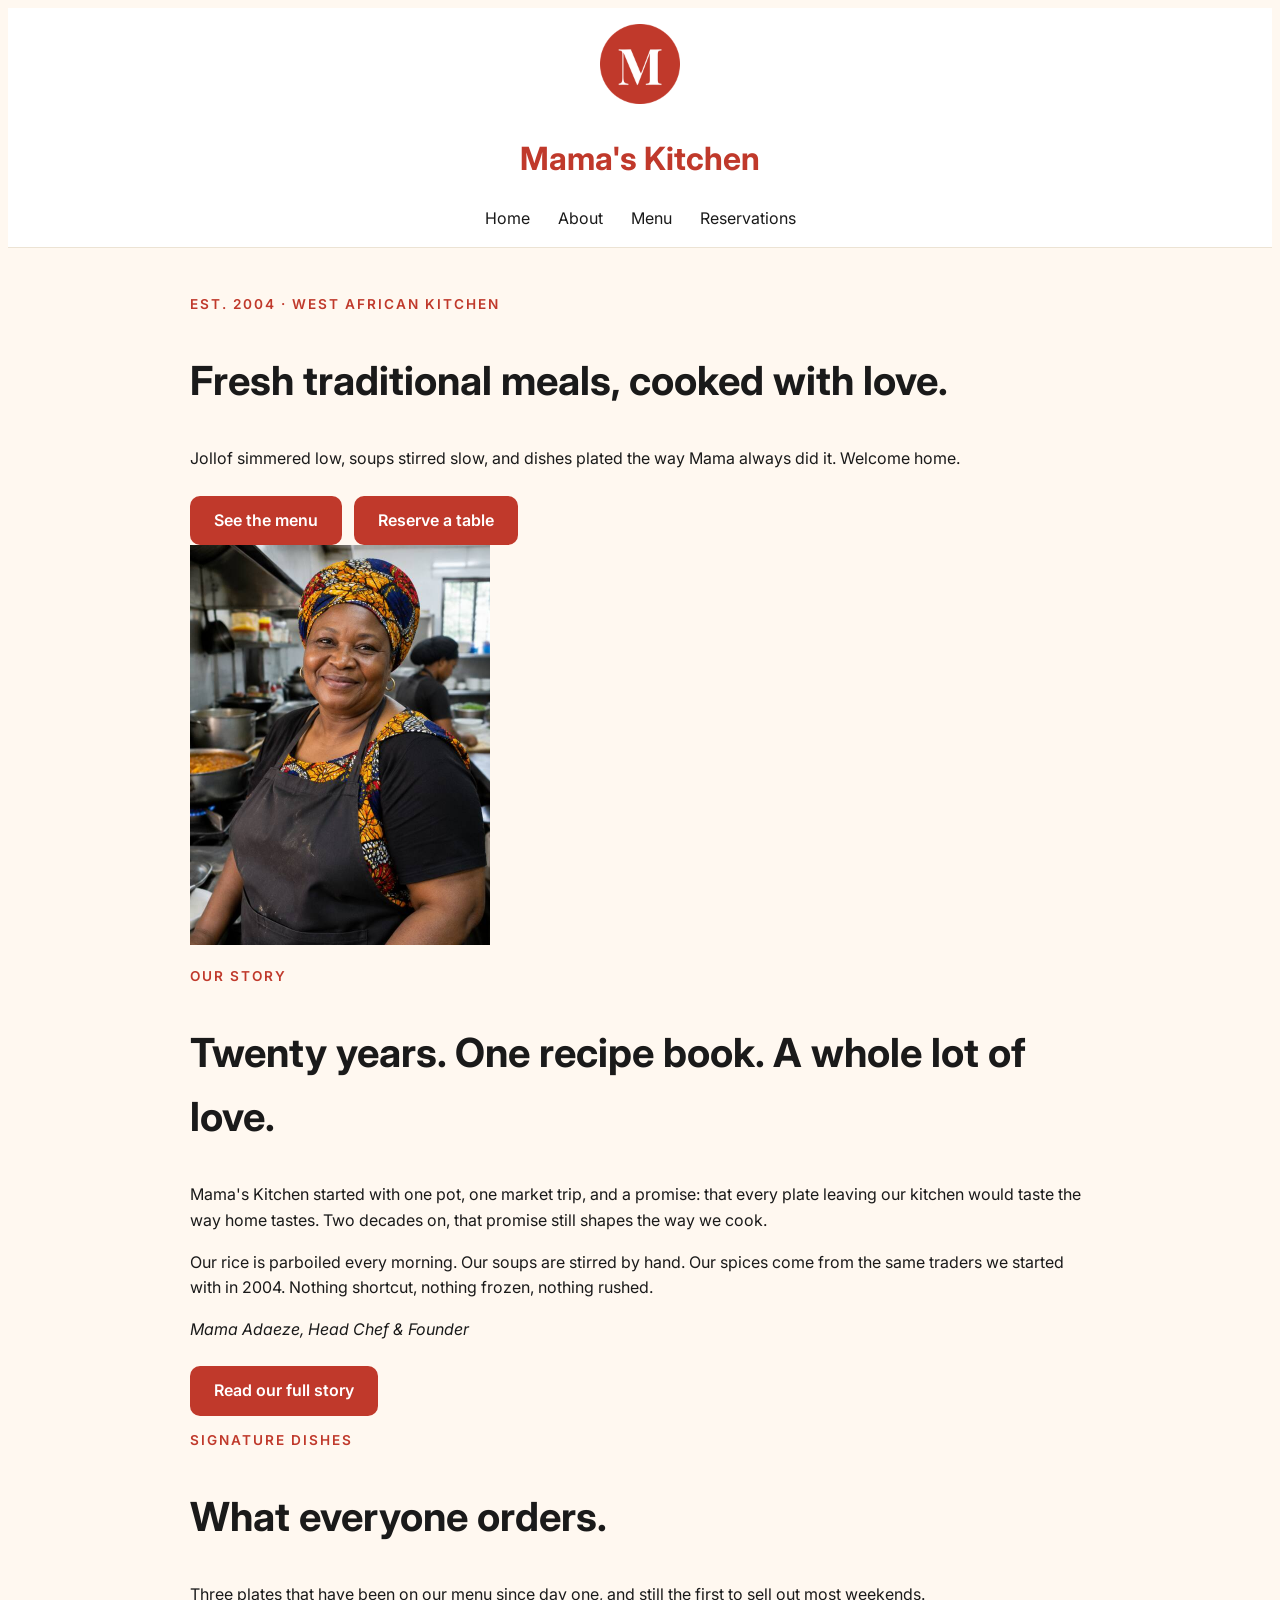
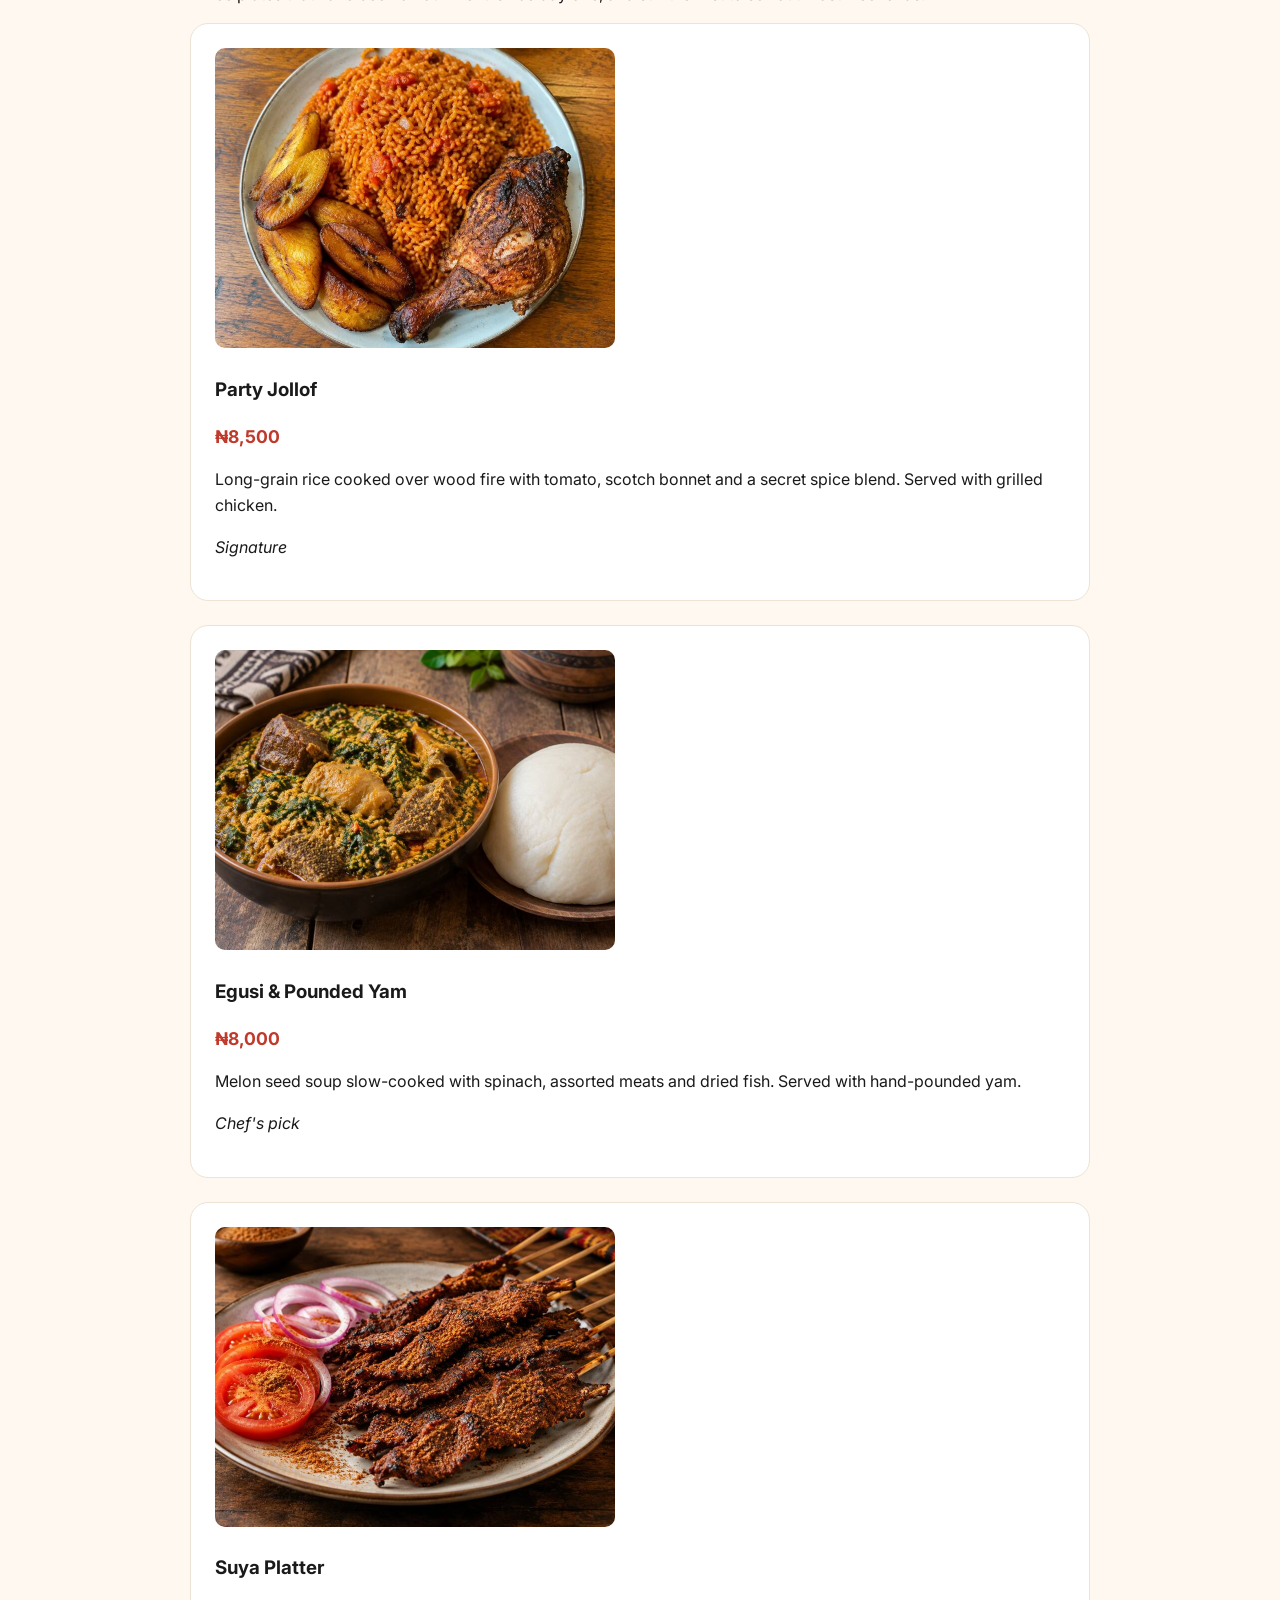
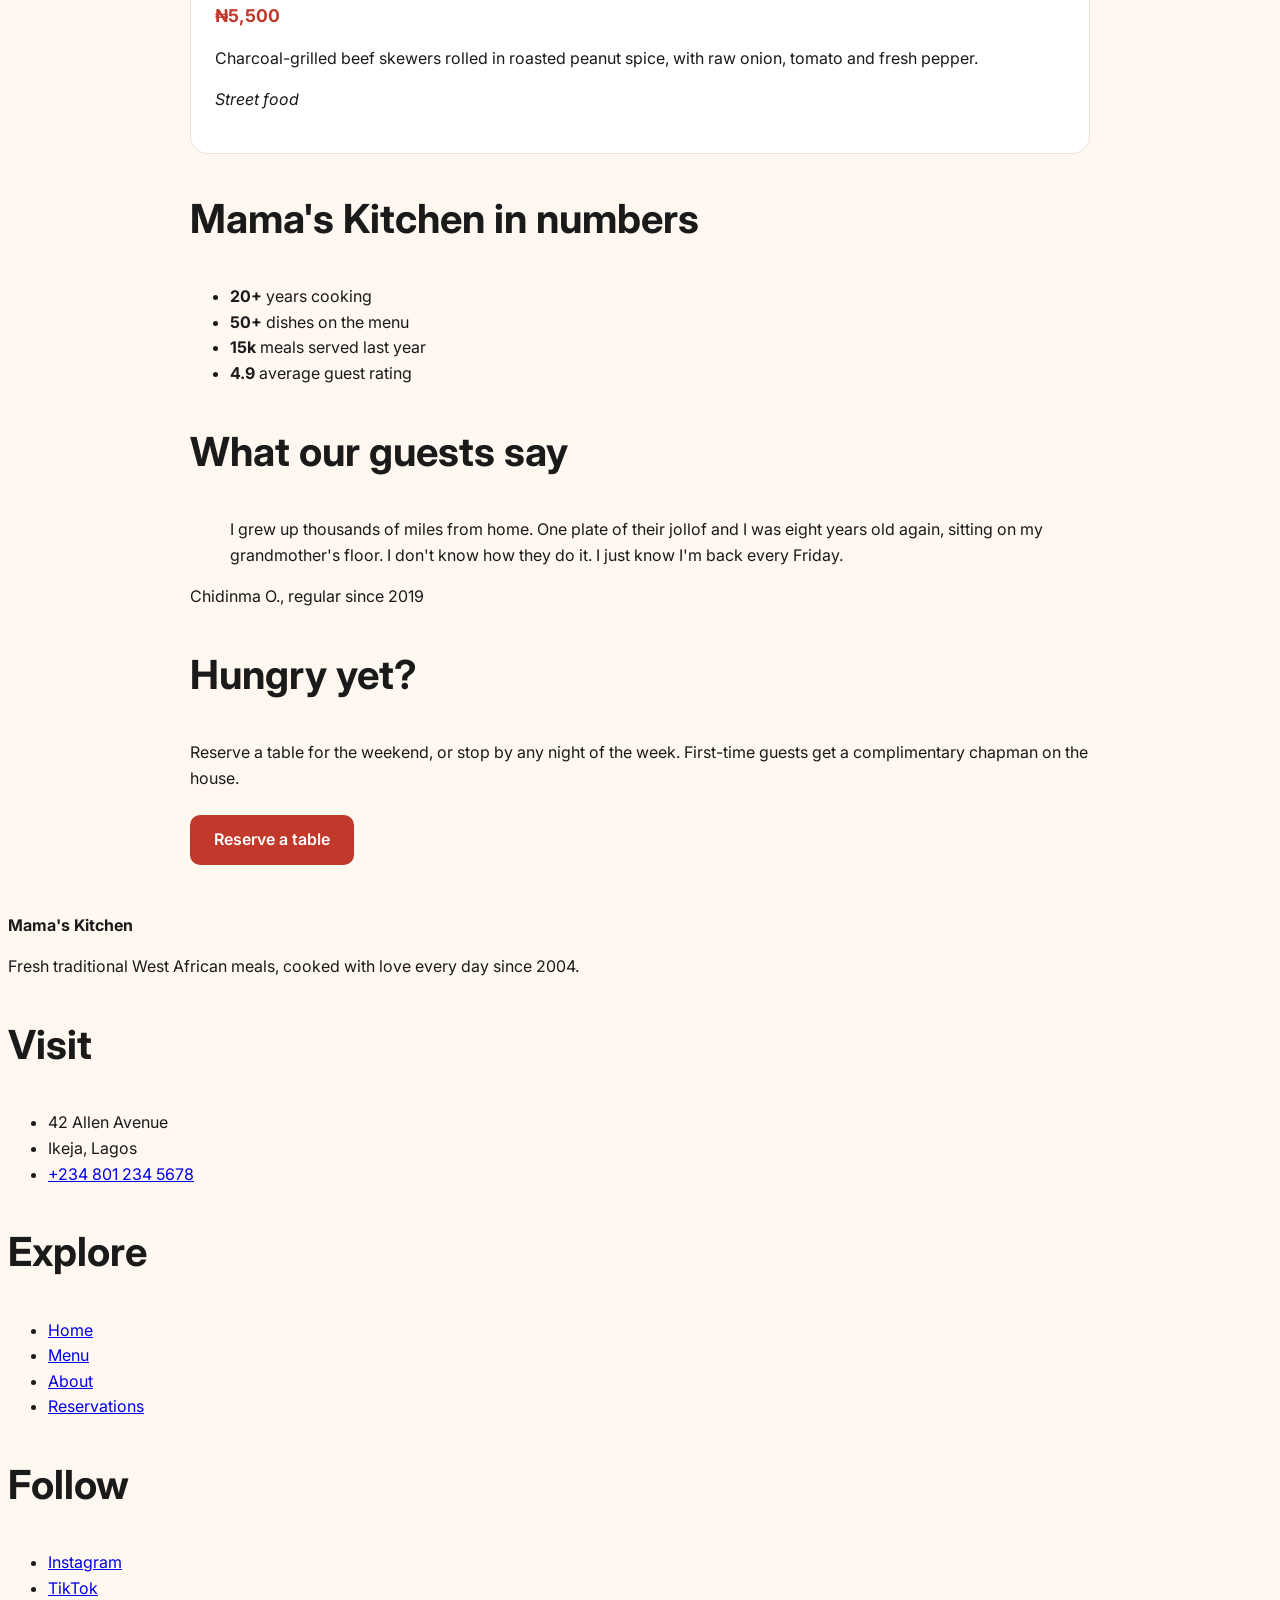
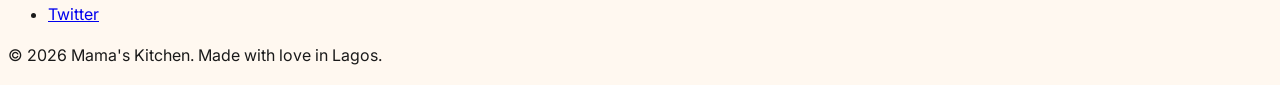
<file: index.html>
<!DOCTYPE html>
<html lang="en">
  <head>
    <meta charset="UTF-8">
    <meta name="viewport" content="width=device-width, initial-scale=1.0">
    <link rel="preconnect" href="https://fonts.googleapis.com">
    <link rel="preconnect" href="https://fonts.gstatic.com" crossorigin>
    <link href="https://fonts.googleapis.com/css2?family=Inter:ital,opsz,wght@0,14..32,100..900;1,14..32,100..900&family=Playfair+Display:ital,wght@0,400..900;1,400..900&display=swap" rel="stylesheet">
    <title>Mama's Kitchen | Fresh traditional meals in Ikeja</title>
    <link rel="stylesheet" href="style.css">
  </head>
  <body>
    <header>
      <img src="images/logo.png" alt="Mama's Kitchen logo" width="80" height="80">
      <h1>Mama's Kitchen</h1>
      <nav>
        <ul>
          <li><a href="index.html">Home</a></li>
          <li><a href="about.html">About</a></li>
          <li><a href="menu.html">Menu</a></li>
          <li><a href="reservations.html">Reservations</a></li>
        </ul>
      </nav>
    </header>

    <main>
      <section>
        <p class="eyebrow">Est. 2004 · West African kitchen</p>
        <h2>Fresh traditional meals, cooked with love.</h2>
        <p>Jollof simmered low, soups stirred slow, and dishes plated the way Mama always did it. Welcome home.</p>
        <a class="btn" href="menu.html">See the menu</a>
        <a class="btn" href="reservations.html">Reserve a table</a>
      </section>

      <section>
        <img src="images/mama.jpg" alt="Mama Adaeze, head chef and founder of Mama's Kitchen" width="300" height="400">
        <p class="eyebrow">Our story</p>
        <h2>Twenty years. One recipe book. A whole lot of love.</h2>
        <p>Mama's Kitchen started with one pot, one market trip, and a promise: that every plate leaving our kitchen would taste the way home tastes. Two decades on, that promise still shapes the way we cook.</p>
        <p>Our rice is parboiled every morning. Our soups are stirred by hand. Our spices come from the same traders we started with in 2004. Nothing shortcut, nothing frozen, nothing rushed.</p>
        <p><em>Mama Adaeze, Head Chef &amp; Founder</em></p>
        <a class="btn" href="about.html">Read our full story</a>
      </section>

      <section>
        <p class="eyebrow">Signature dishes</p>
        <h2>What everyone orders.</h2>
        <p>Three plates that have been on our menu since day one, and still the first to sell out most weekends.</p>
        <div class="dish">
          <img src="images/jollof.jpg" alt="A plate of party jollof rice with fried plantain and grilled chicken" width="400" height="300" loading="lazy">
          <h3>Party Jollof</h3>
          <p><strong>₦8,500</strong></p>
          <p>Long-grain rice cooked over wood fire with tomato, scotch bonnet and a secret spice blend. Served with grilled chicken.</p>
          <p><em>Signature</em></p>
        </div>
        <div class="dish">
          <img src="images/egusi.jpg" alt="A bowl of egusi soup with pounded yam" width="400" height="300" loading="lazy">
          <h3>Egusi &amp; Pounded Yam</h3>
          <p><strong>₦8,000</strong></p>
          <p>Melon seed soup slow-cooked with spinach, assorted meats and dried fish. Served with hand-pounded yam.</p>
          <p><em>Chef's pick</em></p>
        </div>
        <div class="dish">
          <img src="images/suya.jpg" alt="Spicy beef suya skewers with sliced onion and tomato" width="400" height="300" loading="lazy">
          <h3>Suya Platter</h3>
          <p><strong>₦5,500</strong></p>
          <p>Charcoal-grilled beef skewers rolled in roasted peanut spice, with raw onion, tomato and fresh pepper.</p>
          <p><em>Street food</em></p>
        </div>
      </section>

      <section>
        <h2>Mama's Kitchen in numbers</h2>
        <ul>
          <li><strong>20+</strong> years cooking</li>
          <li><strong>50+</strong> dishes on the menu</li>
          <li><strong>15k</strong> meals served last year</li>
          <li><strong>4.9</strong> average guest rating</li>
        </ul>
      </section>

      <section>
        <h2>What our guests say</h2>
        <blockquote>
          <p>I grew up thousands of miles from home. One plate of their jollof and I was eight years old again, sitting on my grandmother's floor. I don't know how they do it. I just know I'm back every Friday.</p>
        </blockquote>
        <p>Chidinma O., regular since 2019</p>
      </section>

      <section>
        <h2>Hungry yet?</h2>
        <p>Reserve a table for the weekend, or stop by any night of the week. First-time guests get a complimentary chapman on the house.</p>
        <a class="btn" href="reservations.html">Reserve a table</a>
      </section>
    </main>

    <footer>
      <p><strong>Mama's Kitchen</strong></p>
      <p>Fresh traditional West African meals, cooked with love every day since 2004.</p>

      <h2>Visit</h2>
      <ul>
        <li>42 Allen Avenue</li>
        <li>Ikeja, Lagos</li>
        <li><a href="tel:+2348012345678">+234 801 234 5678</a></li>
      </ul>

      <h2>Explore</h2>
      <ul>
        <li><a href="index.html">Home</a></li>
        <li><a href="menu.html">Menu</a></li>
        <li><a href="about.html">About</a></li>
        <li><a href="reservations.html">Reservations</a></li>
      </ul>

      <h2>Follow</h2>
      <ul>
        <li><a href="https://instagram.com">Instagram</a></li>
        <li><a href="https://tiktok.com">TikTok</a></li>
        <li><a href="https://x.com">Twitter</a></li>
      </ul>

      <p>© 2026 Mama's Kitchen. Made with love in Lagos.</p>
    </footer>
  </body>
</html>
</file>
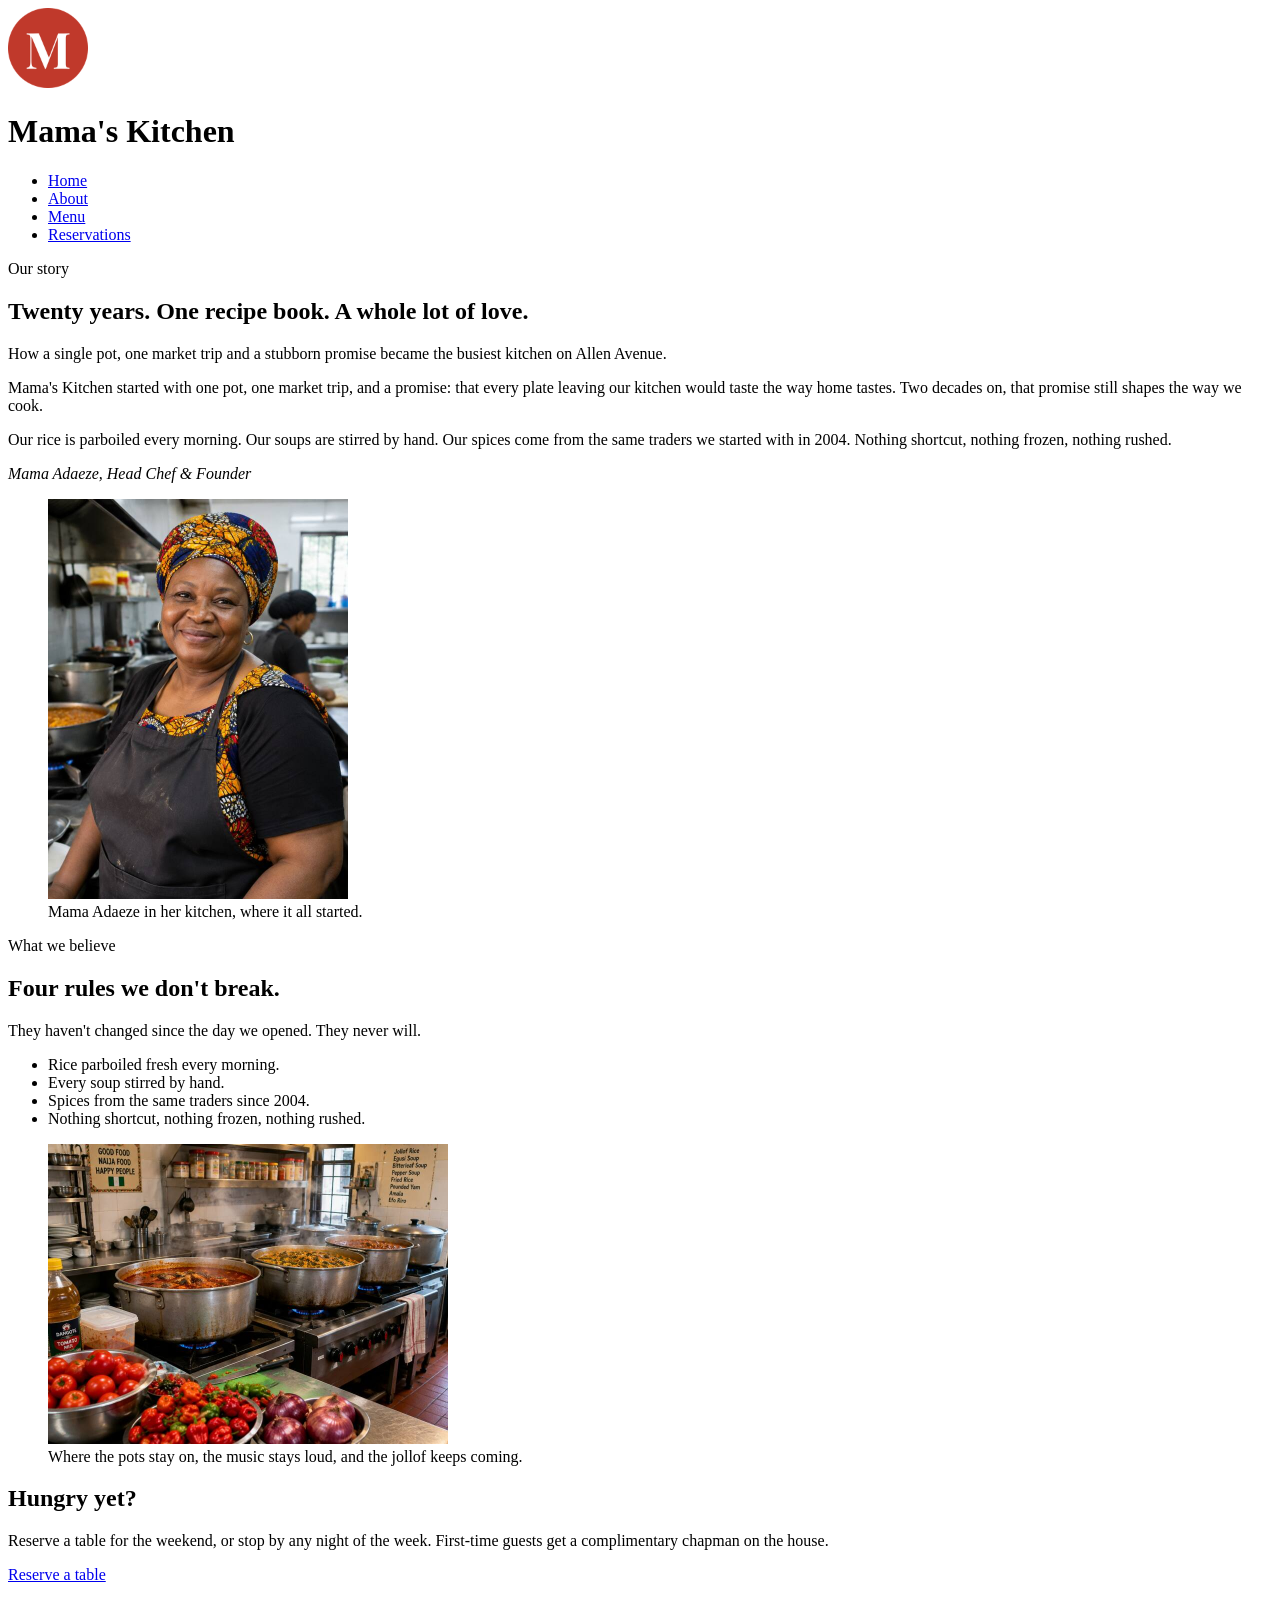
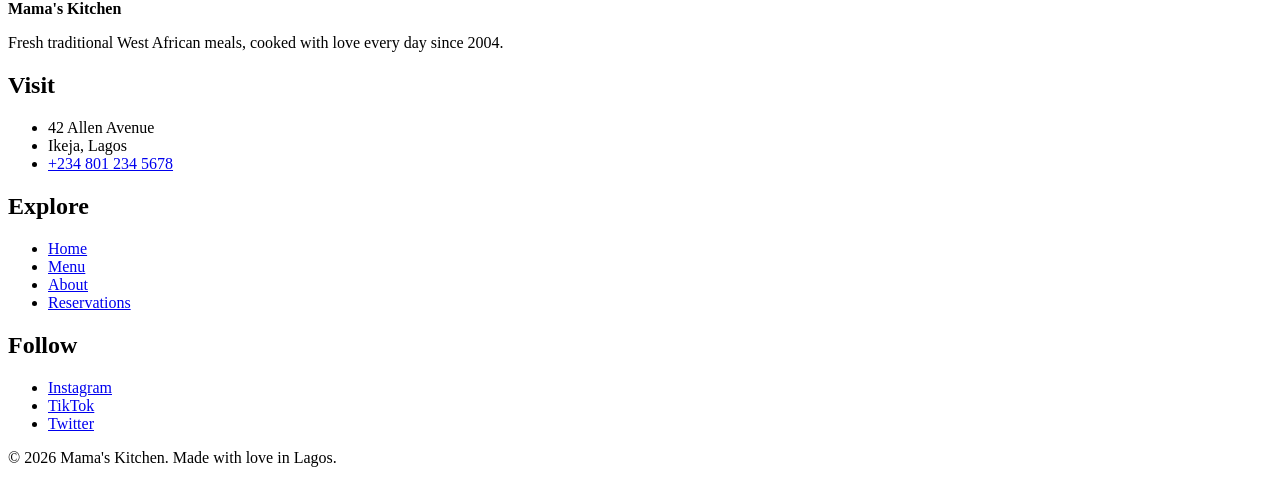
<file: about.html>
<!DOCTYPE html>
<html lang="en">
  <head>
    <meta charset="UTF-8">
    <meta name="viewport" content="width=device-width, initial-scale=1.0">
    <title>Our story | Mama's Kitchen</title>
  </head>
  <body>
    <header>
      <img src="images/logo.png" alt="Mama's Kitchen logo" width="80" height="80">
      <h1>Mama's Kitchen</h1>
      <nav>
        <ul>
          <li><a href="index.html">Home</a></li>
          <li><a href="about.html">About</a></li>
          <li><a href="menu.html">Menu</a></li>
          <li><a href="reservations.html">Reservations</a></li>
        </ul>
      </nav>
    </header>

    <main>
      <section>
        <p class="eyebrow">Our story</p>
        <h2>Twenty years. One recipe book. A whole lot of love.</h2>
        <p>How a single pot, one market trip and a stubborn promise became the busiest kitchen on Allen Avenue.</p>
      </section>

      <section>
        <p>Mama's Kitchen started with one pot, one market trip, and a promise: that every plate leaving our kitchen would taste the way home tastes. Two decades on, that promise still shapes the way we cook.</p>
        <p>Our rice is parboiled every morning. Our soups are stirred by hand. Our spices come from the same traders we started with in 2004. Nothing shortcut, nothing frozen, nothing rushed.</p>
        <p><em>Mama Adaeze, Head Chef &amp; Founder</em></p>
        <figure>
          <img src="images/mama.jpg" alt="Mama Adaeze smiling in her kitchen in a colourful headwrap" width="300" height="400">
          <figcaption>Mama Adaeze in her kitchen, where it all started.</figcaption>
        </figure>
      </section>

      <section>
        <p class="eyebrow">What we believe</p>
        <h2>Four rules we don't break.</h2>
        <p>They haven't changed since the day we opened. They never will.</p>
        <ul>
          <li>Rice parboiled fresh every morning.</li>
          <li>Every soup stirred by hand.</li>
          <li>Spices from the same traders since 2004.</li>
          <li>Nothing shortcut, nothing frozen, nothing rushed.</li>
        </ul>
        <figure>
          <img src="images/kitchen.jpg" alt="Big pots of stew and soup cooking in Mama's busy kitchen" width="400" height="300" loading="lazy">
          <figcaption>Where the pots stay on, the music stays loud, and the jollof keeps coming.</figcaption>
        </figure>
      </section>

      <section>
        <h2>Hungry yet?</h2>
        <p>Reserve a table for the weekend, or stop by any night of the week. First-time guests get a complimentary chapman on the house.</p>
        <a class="btn" href="reservations.html">Reserve a table</a>
      </section>
    </main>

    <footer>
      <p><strong>Mama's Kitchen</strong></p>
      <p>Fresh traditional West African meals, cooked with love every day since 2004.</p>

      <h2>Visit</h2>
      <ul>
        <li>42 Allen Avenue</li>
        <li>Ikeja, Lagos</li>
        <li><a href="tel:+2348012345678">+234 801 234 5678</a></li>
      </ul>

      <h2>Explore</h2>
      <ul>
        <li><a href="index.html">Home</a></li>
        <li><a href="menu.html">Menu</a></li>
        <li><a href="about.html">About</a></li>
        <li><a href="reservations.html">Reservations</a></li>
      </ul>

      <h2>Follow</h2>
      <ul>
        <li><a href="https://instagram.com">Instagram</a></li>
        <li><a href="https://tiktok.com">TikTok</a></li>
        <li><a href="https://x.com">Twitter</a></li>
      </ul>

      <p>© 2026 Mama's Kitchen. Made with love in Lagos.</p>
    </footer>
  </body>
</html>
</file>
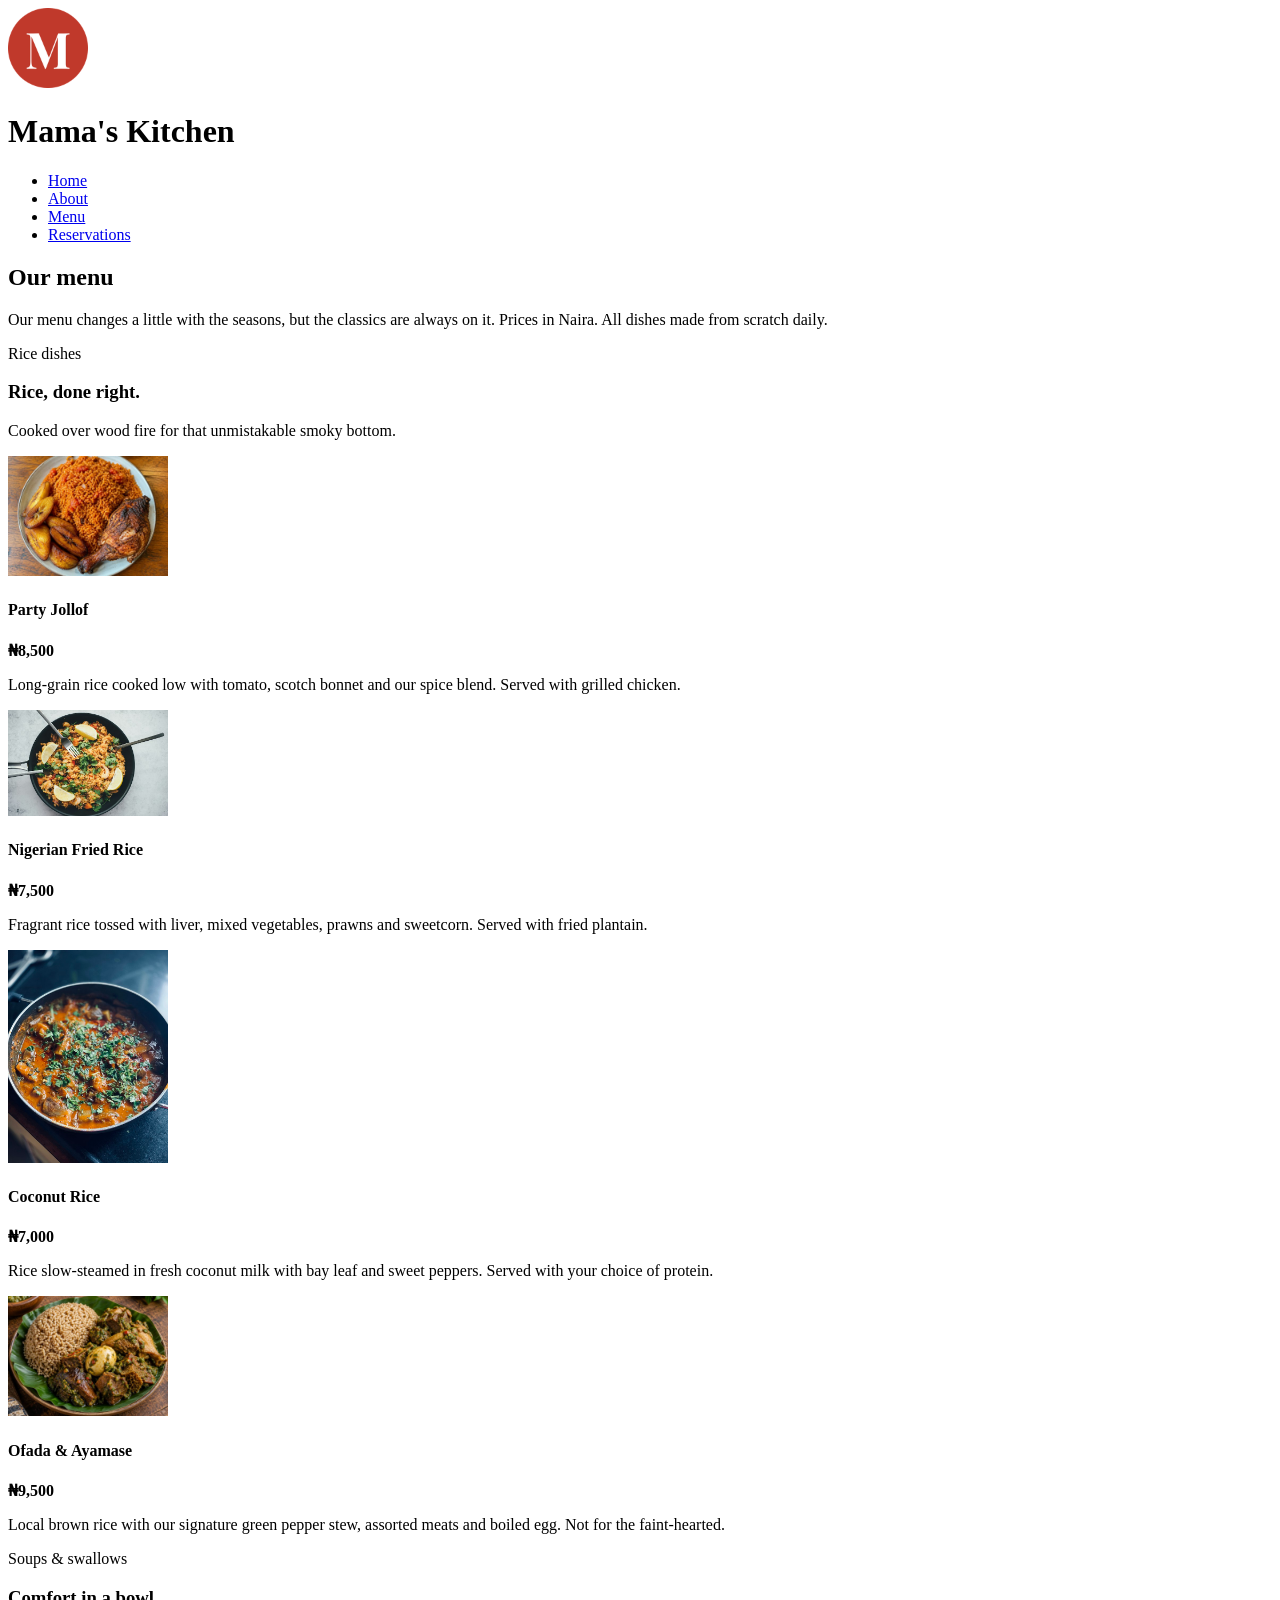
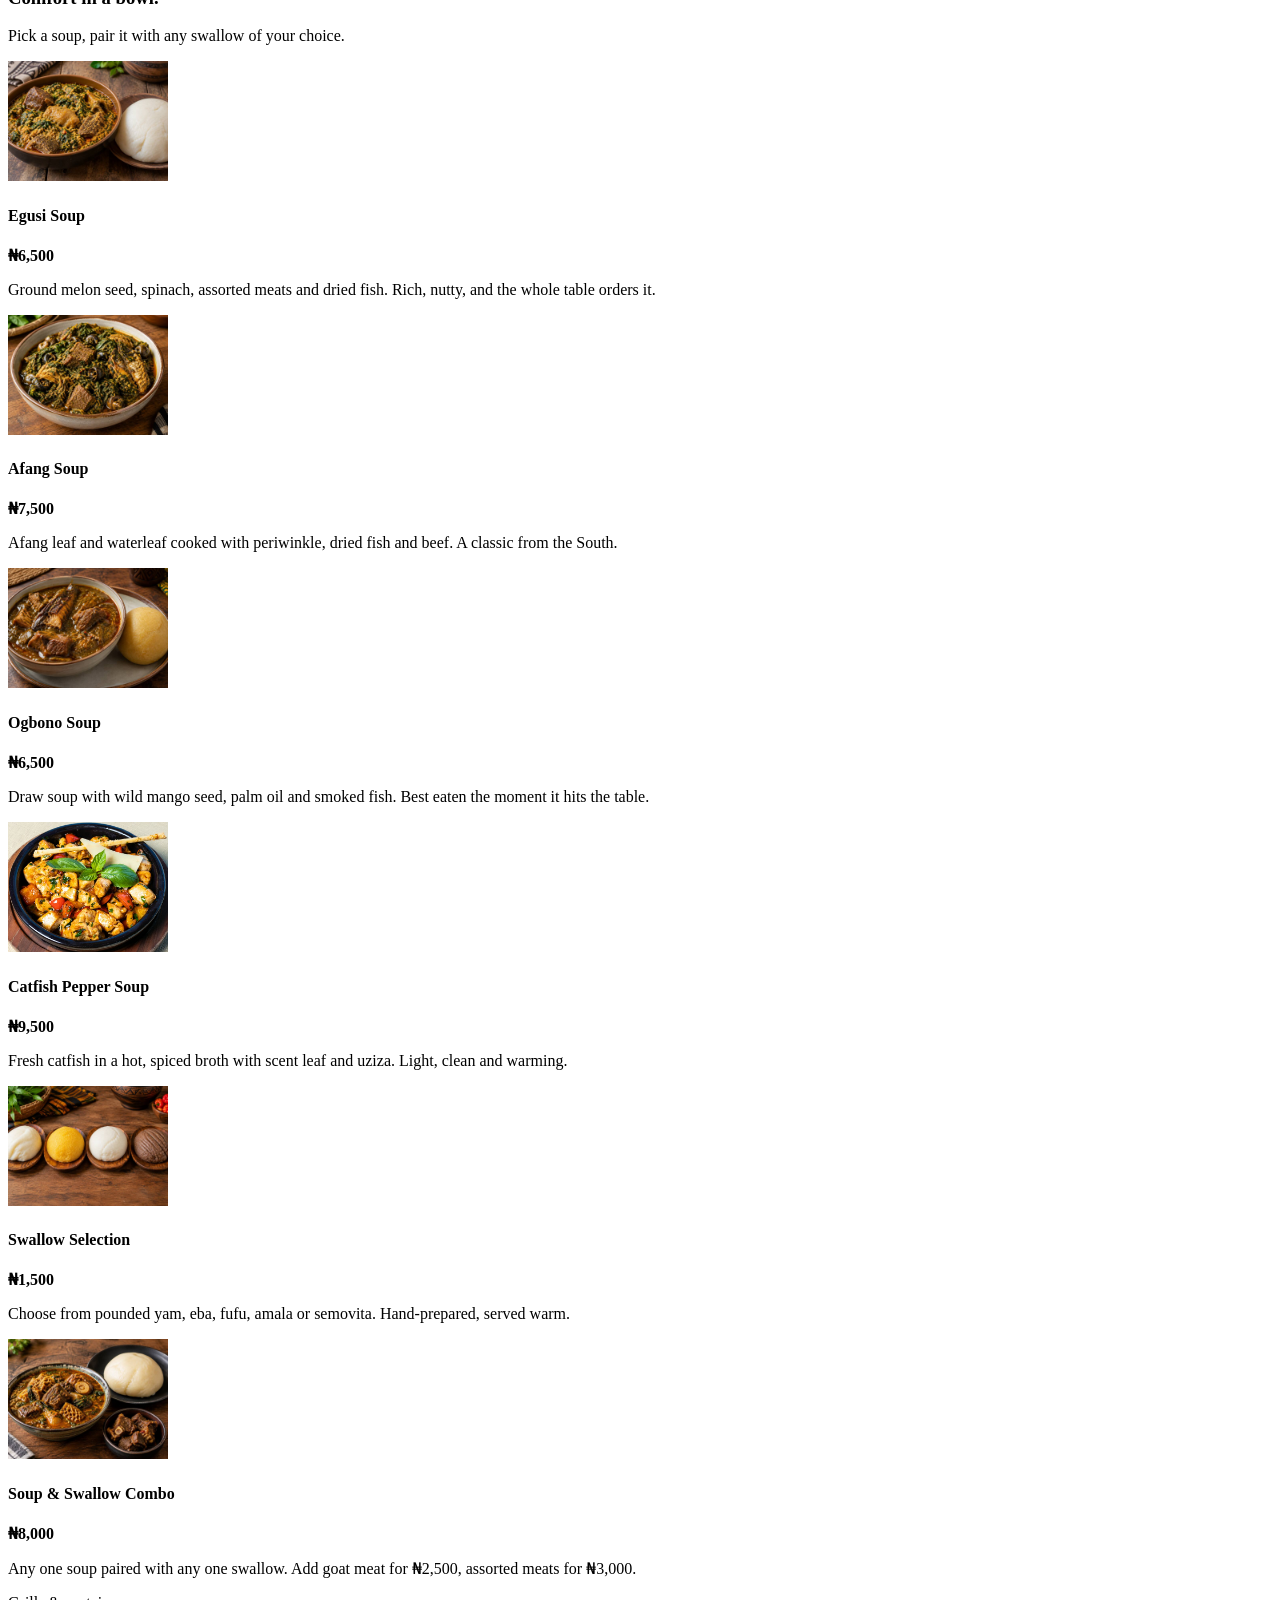
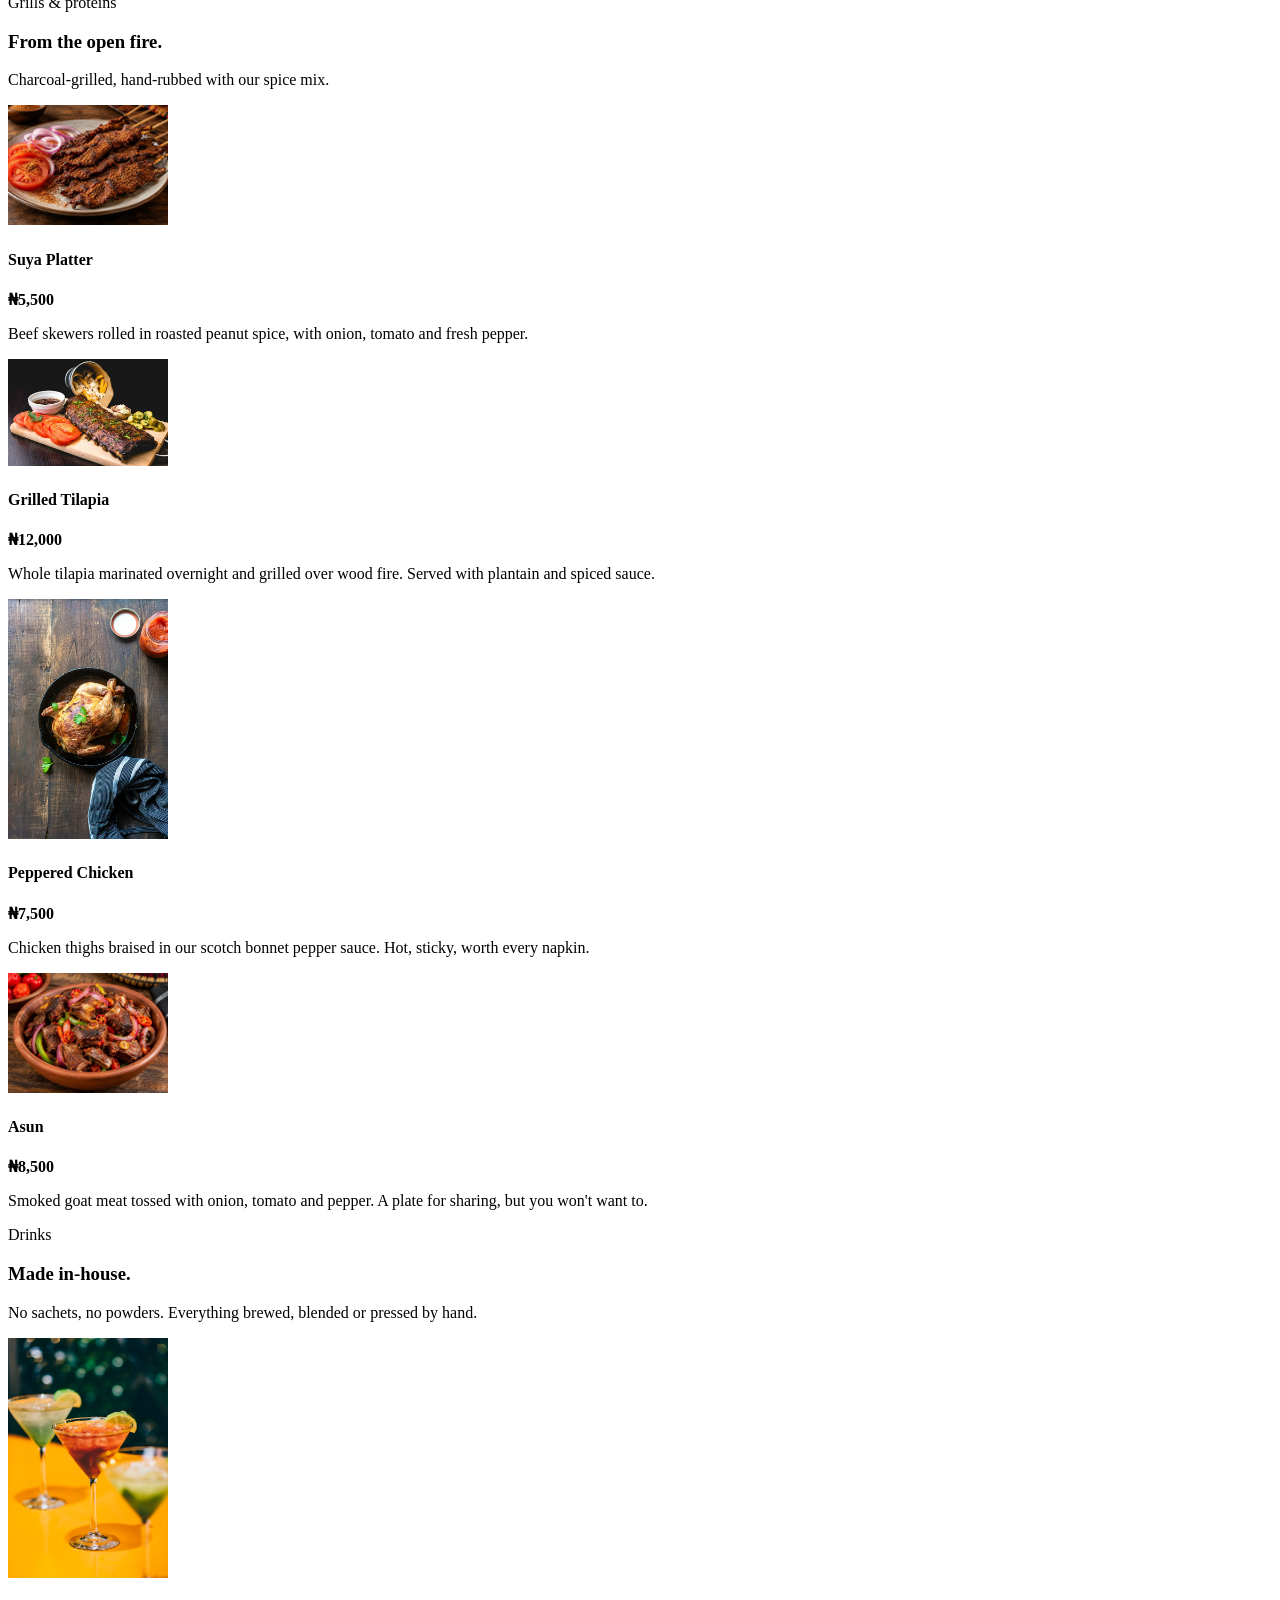
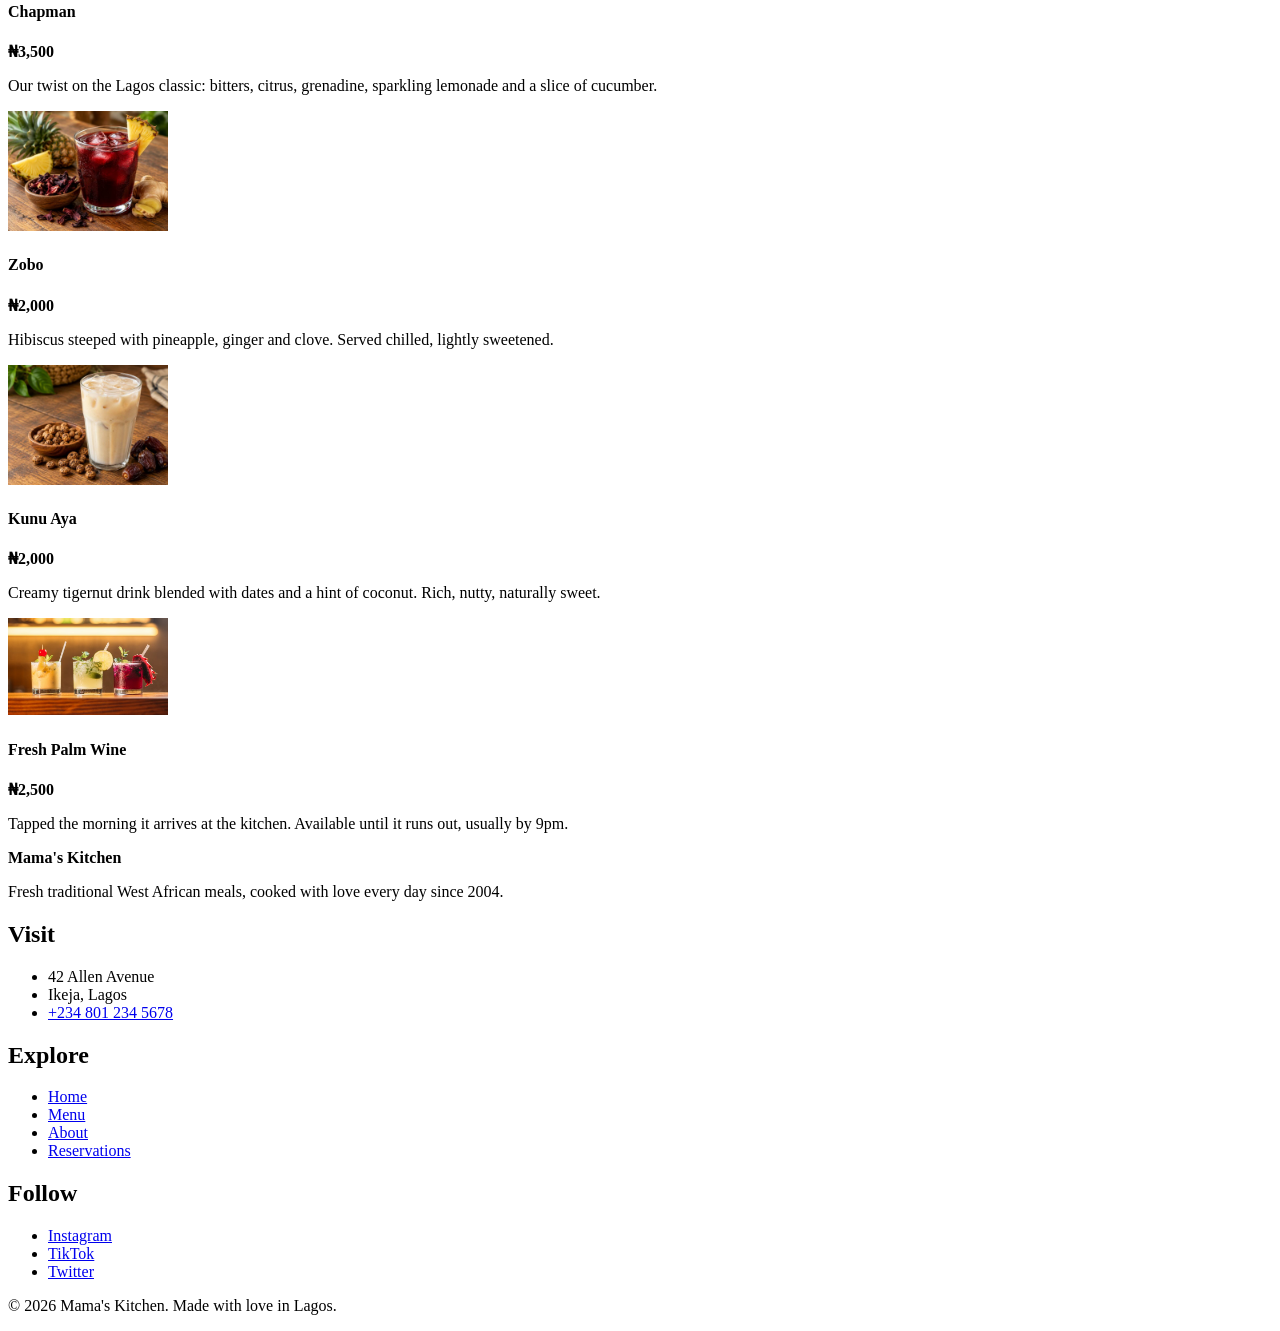
<file: menu.html>
<!DOCTYPE html>
<html lang="en">
  <head>
    <meta charset="UTF-8">
    <meta name="viewport" content="width=device-width, initial-scale=1.0">
    <title>Menu | Mama's Kitchen</title>
  </head>
  <body>
    <header>
      <img src="images/logo.png" alt="Mama's Kitchen logo" width="80" height="80">
      <h1>Mama's Kitchen</h1>
      <nav>
        <ul>
          <li><a href="index.html">Home</a></li>
          <li><a href="about.html">About</a></li>
          <li><a href="menu.html">Menu</a></li>
          <li><a href="reservations.html">Reservations</a></li>
        </ul>
      </nav>
    </header>

    <main>
      <h2>Our menu</h2>
      <p>Our menu changes a little with the seasons, but the classics are always on it. Prices in Naira. All dishes made from scratch daily.</p>

      <section>
        <p class="eyebrow">Rice dishes</p>
        <h3>Rice, done right.</h3>
        <p>Cooked over wood fire for that unmistakable smoky bottom.</p>
        <div class="dish">
          <img src="images/jollof.jpg" alt="A plate of smoky jollof rice with grilled chicken and plantain" width="160">
          <h4>Party Jollof</h4>
          <p><strong>₦8,500</strong></p>
          <p>Long-grain rice cooked low with tomato, scotch bonnet and our spice blend. Served with grilled chicken.</p>
        </div>
        <div class="dish">
          <img src="images/fried-rice.jpg" alt="A plate of Nigerian fried rice with mixed vegetables" width="160">
          <h4>Nigerian Fried Rice</h4>
          <p><strong>₦7,500</strong></p>
          <p>Fragrant rice tossed with liver, mixed vegetables, prawns and sweetcorn. Served with fried plantain.</p>
        </div>
        <div class="dish">
          <img src="images/coconut-rice.jpg" alt="A bowl of coconut rice with peppers" width="160">
          <h4>Coconut Rice</h4>
          <p><strong>₦7,000</strong></p>
          <p>Rice slow-steamed in fresh coconut milk with bay leaf and sweet peppers. Served with your choice of protein.</p>
        </div>
        <div class="dish">
          <img src="images/ofada.jpg" alt="Ofada rice on a leaf with green ayamase stew, assorted meats and a boiled egg" width="160">
          <h4>Ofada &amp; Ayamase</h4>
          <p><strong>₦9,500</strong></p>
          <p>Local brown rice with our signature green pepper stew, assorted meats and boiled egg. Not for the faint-hearted.</p>
        </div>
      </section>

      <section>
        <p class="eyebrow">Soups &amp; swallows</p>
        <h3>Comfort in a bowl.</h3>
        <p>Pick a soup, pair it with any swallow of your choice.</p>
        <div class="dish">
          <img src="images/egusi.jpg" alt="A bowl of egusi soup with pounded yam" width="160">
          <h4>Egusi Soup</h4>
          <p><strong>₦6,500</strong></p>
          <p>Ground melon seed, spinach, assorted meats and dried fish. Rich, nutty, and the whole table orders it.</p>
        </div>
        <div class="dish">
          <img src="images/afang.jpg" alt="A bowl of green afang soup with periwinkles, beef and dried fish" width="160">
          <h4>Afang Soup</h4>
          <p><strong>₦7,500</strong></p>
          <p>Afang leaf and waterleaf cooked with periwinkle, dried fish and beef. A classic from the South.</p>
        </div>
        <div class="dish">
          <img src="images/ogbono.jpg" alt="A bowl of ogbono soup with smoked fish and beef, served with eba" width="160">
          <h4>Ogbono Soup</h4>
          <p><strong>₦6,500</strong></p>
          <p>Draw soup with wild mango seed, palm oil and smoked fish. Best eaten the moment it hits the table.</p>
        </div>
        <div class="dish">
          <img src="images/pepper-soup.jpg" alt="A bowl of catfish pepper soup" width="160">
          <h4>Catfish Pepper Soup</h4>
          <p><strong>₦9,500</strong></p>
          <p>Fresh catfish in a hot, spiced broth with scent leaf and uziza. Light, clean and warming.</p>
        </div>
        <div class="dish">
          <img src="images/swallow.jpg" alt="Pounded yam, eba, fufu and amala side by side on wooden plates" width="160">
          <h4>Swallow Selection</h4>
          <p><strong>₦1,500</strong></p>
          <p>Choose from pounded yam, eba, fufu, amala or semovita. Hand-prepared, served warm.</p>
        </div>
        <div class="dish">
          <img src="images/combo.jpg" alt="A bowl of soup with assorted meats, pounded yam and a side of goat meat" width="160">
          <h4>Soup &amp; Swallow Combo</h4>
          <p><strong>₦8,000</strong></p>
          <p>Any one soup paired with any one swallow. Add goat meat for ₦2,500, assorted meats for ₦3,000.</p>
        </div>
      </section>

      <section>
        <p class="eyebrow">Grills &amp; proteins</p>
        <h3>From the open fire.</h3>
        <p>Charcoal-grilled, hand-rubbed with our spice mix.</p>
        <div class="dish">
          <img src="images/suya.jpg" alt="Spicy beef suya skewers with sliced onion and tomato" width="160">
          <h4>Suya Platter</h4>
          <p><strong>₦5,500</strong></p>
          <p>Beef skewers rolled in roasted peanut spice, with onion, tomato and fresh pepper.</p>
        </div>
        <div class="dish">
          <img src="images/tilapia.jpg" alt="A whole grilled tilapia" width="160">
          <h4>Grilled Tilapia</h4>
          <p><strong>₦12,000</strong></p>
          <p>Whole tilapia marinated overnight and grilled over wood fire. Served with plantain and spiced sauce.</p>
        </div>
        <div class="dish">
          <img src="images/peppered-chicken.jpg" alt="Peppered chicken in a spicy sauce" width="160">
          <h4>Peppered Chicken</h4>
          <p><strong>₦7,500</strong></p>
          <p>Chicken thighs braised in our scotch bonnet pepper sauce. Hot, sticky, worth every napkin.</p>
        </div>
        <div class="dish">
          <img src="images/asun.jpg" alt="Spicy smoked goat meat chunks with onion and peppers in a clay bowl" width="160">
          <h4>Asun</h4>
          <p><strong>₦8,500</strong></p>
          <p>Smoked goat meat tossed with onion, tomato and pepper. A plate for sharing, but you won't want to.</p>
        </div>
      </section>

      <section>
        <p class="eyebrow">Drinks</p>
        <h3>Made in-house.</h3>
        <p>No sachets, no powders. Everything brewed, blended or pressed by hand.</p>
        <div class="dish">
          <img src="images/chapman.jpg" alt="A glass of chapman with a slice of cucumber" width="160">
          <h4>Chapman</h4>
          <p><strong>₦3,500</strong></p>
          <p>Our twist on the Lagos classic: bitters, citrus, grenadine, sparkling lemonade and a slice of cucumber.</p>
        </div>
        <div class="dish">
          <img src="images/zobo.jpg" alt="A glass of deep red zobo with ice, pineapple and dried hibiscus" width="160">
          <h4>Zobo</h4>
          <p><strong>₦2,000</strong></p>
          <p>Hibiscus steeped with pineapple, ginger and clove. Served chilled, lightly sweetened.</p>
        </div>
        <div class="dish">
          <img src="images/kunu.jpg" alt="A tall glass of creamy kunu aya with tigernuts and dates" width="160">
          <h4>Kunu Aya</h4>
          <p><strong>₦2,000</strong></p>
          <p>Creamy tigernut drink blended with dates and a hint of coconut. Rich, nutty, naturally sweet.</p>
        </div>
        <div class="dish">
          <img src="images/palm-wine.jpg" alt="A cup of fresh palm wine" width="160">
          <h4>Fresh Palm Wine</h4>
          <p><strong>₦2,500</strong></p>
          <p>Tapped the morning it arrives at the kitchen. Available until it runs out, usually by 9pm.</p>
        </div>
      </section>
    </main>

    <footer>
      <p><strong>Mama's Kitchen</strong></p>
      <p>Fresh traditional West African meals, cooked with love every day since 2004.</p>

      <h2>Visit</h2>
      <ul>
        <li>42 Allen Avenue</li>
        <li>Ikeja, Lagos</li>
        <li><a href="tel:+2348012345678">+234 801 234 5678</a></li>
      </ul>

      <h2>Explore</h2>
      <ul>
        <li><a href="index.html">Home</a></li>
        <li><a href="menu.html">Menu</a></li>
        <li><a href="about.html">About</a></li>
        <li><a href="reservations.html">Reservations</a></li>
      </ul>

      <h2>Follow</h2>
      <ul>
        <li><a href="https://instagram.com">Instagram</a></li>
        <li><a href="https://tiktok.com">TikTok</a></li>
        <li><a href="https://x.com">Twitter</a></li>
      </ul>

      <p>© 2026 Mama's Kitchen. Made with love in Lagos.</p>
    </footer>
  </body>
</html>
</file>
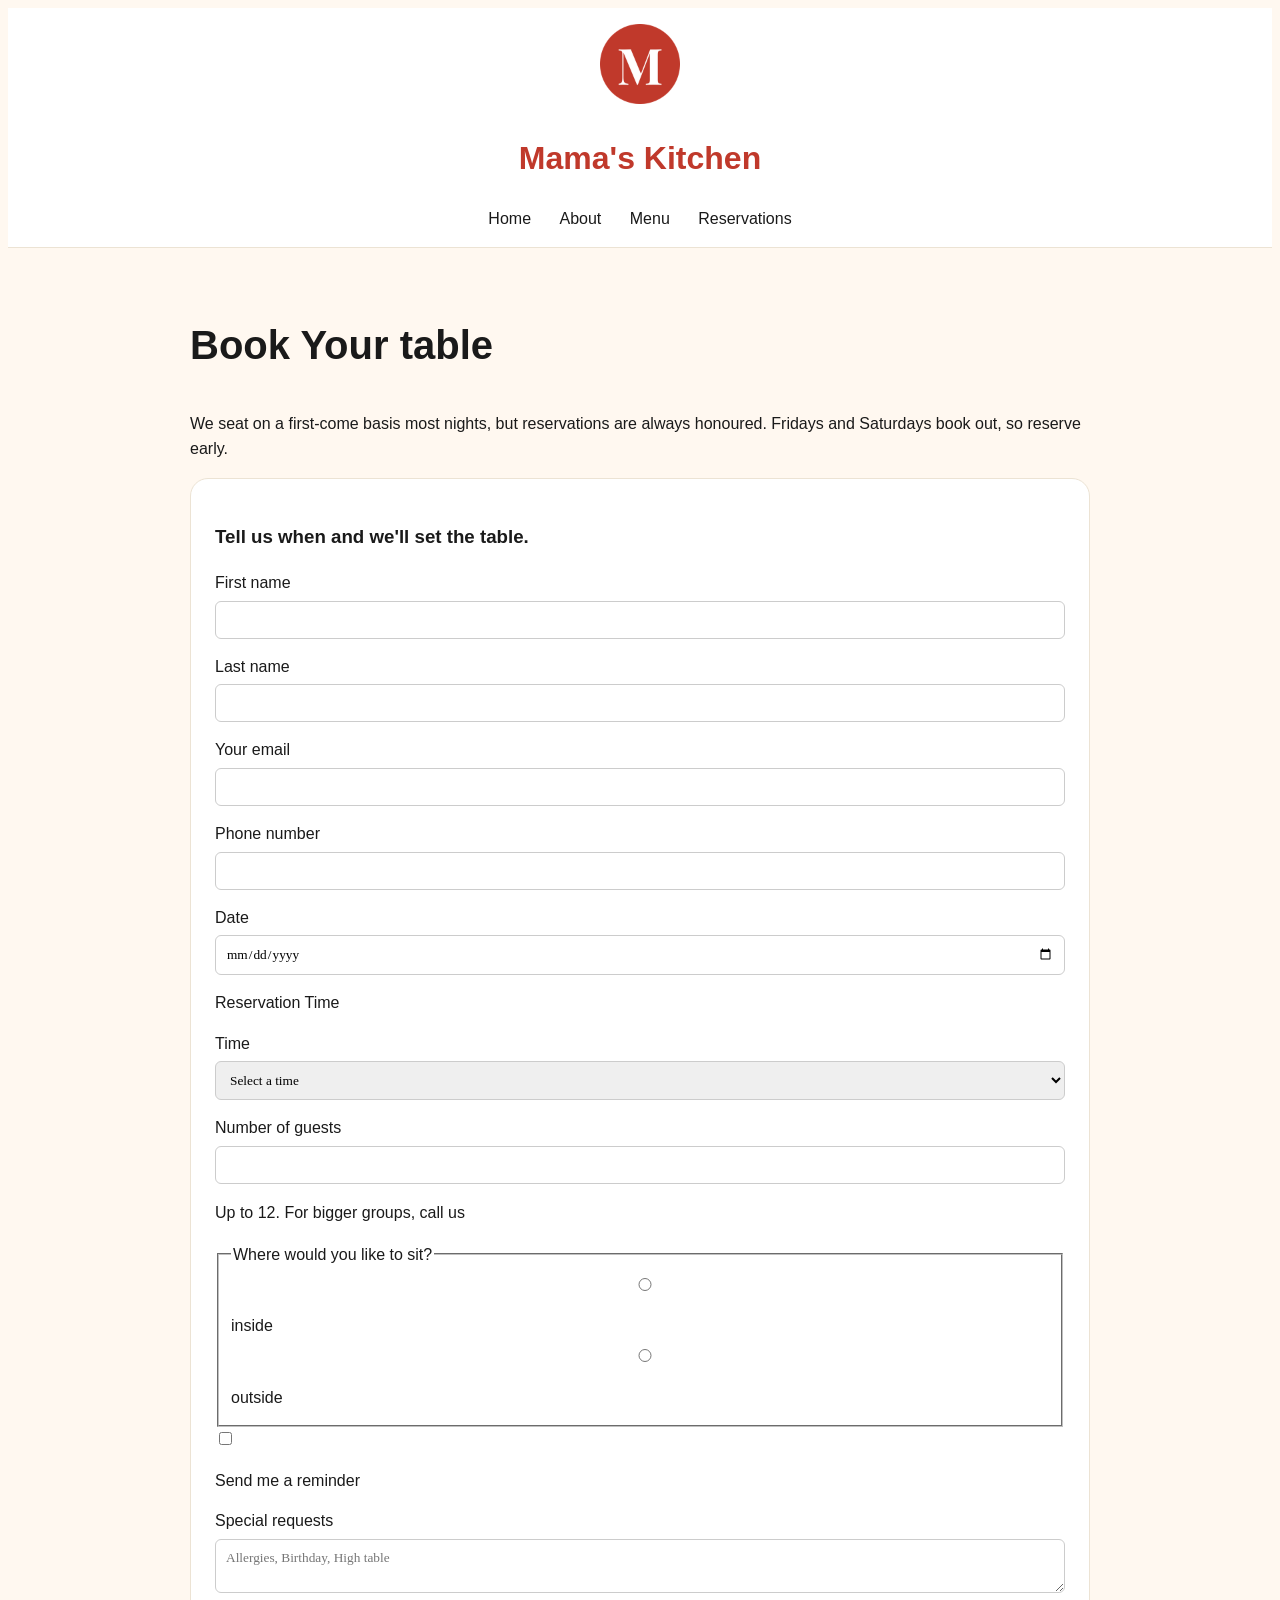
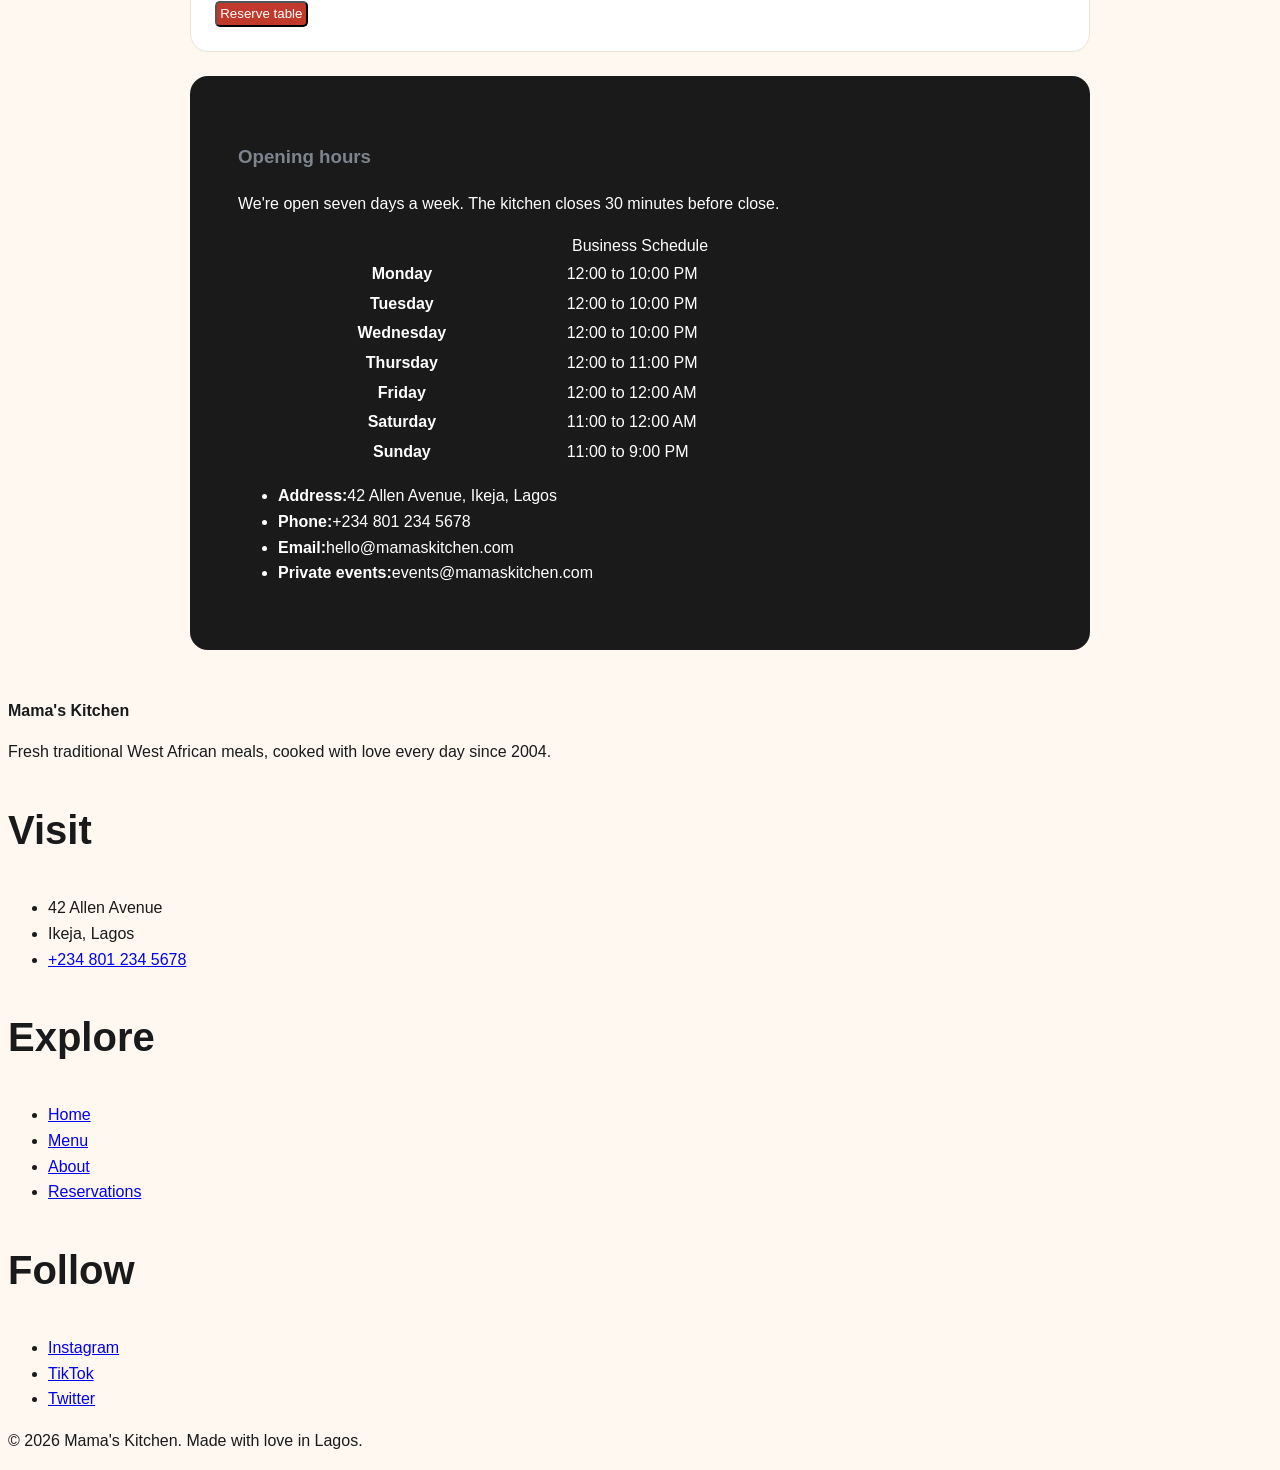
<file: reservations.html>
<!DOCTYPE html>
<html lang="en">
  <link rel="stylesheet" href="style.css">
  <head>
    <meta charset="UTF-8">
    <meta name="viewport" content="width=device-width, initial-scale=1.0">
    <title>Book your table | Mama's Kitchen</title>
  </head>
  <body>
    <header>
      <img src="images/logo.png" alt="Mama's Kitchen logo" width="80" height="80">
      <h1>Mama's Kitchen</h1>
      
      <nav>
        <ul>
          <li><a href="index.html">Home</a></li>
          <li><a href="about.html">About</a></li>
          <li><a href="menu.html">Menu</a></li>
          <li><a href="reservations.html">Reservations</a></li>
        </ul>
      </nav>
    </header>

    <main>
      <h2>Book Your table</h2>
      <p>We seat on a first-come basis most nights, but reservations are always honoured. Fridays and Saturdays book out, so reserve early.
      </p>
      

<form action="">
  <h3>Tell us when and we'll set the table.</h3>

  
  <div>
    <label for="First-name">First name</label>
  <input type="text" id="First-name" required>
  </div>

  <div>
    <label for="Last-name">Last name</label>
  <input type="text" id="Last-name" required>
  </div>

 <div>
  <label for="Email">Your email</label>
  <input type="email" id="Email" required>
 </div>

 <div>
  <label for="Phone-number">Phone number</label>
  <input type="tel" id="Phone-number" required>
 </div>

  <div>
    <label for="Date">Date</label>
  <input type="date" id="Date" required>
  </div>

  <div>
    <label for="time">Reservation Time</label>
  </div>

  <div>
    <label for="time">Time</label>
  <select id="time">
    <option value="">Select a time</option>
    <option value="12:00">12:00PM</option>
    <option value="13:00">1:00PM</option>
    <option value="14:00">2:00PM</option>
    <option value="18:00">6:00PM</option>
    <option value="19:00">7:00PM</option>
    <option value="20:00">8:00PM</option>
    <option value="21:00">9:00PM</option>
  </select>
</div>
<div>
  <label class="choice" for="guest">Number of guests</label>
  <input type="number" name="guest" id="guest" min="1" max="12" required>

  <p>Up to 12. For bigger groups, call us</p>
</div>

  <fieldset>
    <legend>Where would you like to sit?</legend>
    <input type="radio" id="inside" name="seating" value="inside">
    <label for="inside">inside</label>

    <input type="radio" id="outside" name="seating" value="outside">
    <label for="outside">outside</label>
  </fieldset>

  <div>
    <input type="checkbox" id="reminder" name="reminder">
    <label for="reminder">Send me a reminder</label>
  </div>

  <div>
    <label for="notes">Special requests</label>
    <textarea name="notes" id="notes" placeholder="Allergies, Birthday, High table"></textarea>
  </div>

  <button>Reserve table</button>

</form>


      <aside>
        <h3>Opening hours</h3>
        <p>We're open seven days a week. The kitchen closes 30 minutes before close.</p>
        <table>
          <caption>
            Business Schedule
          </caption>
          <tbody>
            <tr>
              <th scope="row">Monday</th>
              <td>12:00 to 10:00 PM</td>
            </tr>
            <tr>
              <th scope="row">Tuesday</th>
              <td>12:00 to 10:00 PM</td>
            </tr>
            <tr>
              <th scope="row">Wednesday</th>
              <td>12:00 to 10:00 PM</td>
            </tr>
            <tr>
              <th scope="row">Thursday</th>
              <td>12:00 to 11:00 PM</td>
            </tr>
            <tr>
              <th scope="row">Friday</th>
              <td>12:00 to 12:00 AM</td>
            </tr>
            <tr>
              <th scope="row">Saturday</th>
              <td>11:00 to 12:00 AM</td>
            </tr>
            <tr>
              <th scope="row">Sunday</th>
              <td>11:00 to 9:00 PM</td>
            </tr>
          </tbody>
          
          
          
        </table>

        <ul>
          <li> <strong>Address:</strong>42 Allen Avenue, Ikeja, Lagos</li>
          <li><strong>Phone:</strong>+234 801 234 5678</li>
          <li><strong>Email:</strong>hello@mamaskitchen.com</li>
          <li><strong>Private events:</strong>events@mamaskitchen.com</li>
        </ul>
      </aside>
      
    </main>

    <footer>
      <p><strong>Mama's Kitchen</strong></p>
      <p>Fresh traditional West African meals, cooked with love every day since 2004.</p>

      <h2>Visit</h2>
      <ul>
        <li>42 Allen Avenue</li>
        <li>Ikeja, Lagos</li>
        <li><a href="tel:+2348012345678">+234 801 234 5678</a></li>
      </ul>

      <h2>Explore</h2>
      <ul>
        <li><a href="index.html">Home</a></li>
        <li><a href="menu.html">Menu</a></li>
        <li><a href="about.html">About</a></li>
        <li><a href="reservations.html">Reservations</a></li>
      </ul>

      <h2>Follow</h2>
      <ul>
        <li><a href="https://instagram.com">Instagram</a></li>
        <li><a href="https://tiktok.com">TikTok</a></li>
        <li><a href="https://x.com">Twitter</a></li>
      </ul>

      <p>© 2026 Mama's Kitchen. Made with love in Lagos.</p>
    </footer>
  </body>
</html>
</file>
<file: style.css>
/* week 3. Have in mind rule, selector-body, property-background color, elements respect colors*/
body { 
    background-color: #fff8f0;
    color:  #1a1a1a ;
    font-family: "inter", Arial, sans-serif;
    font-size: 1rem;
    line-height: 1.6;
    box-sizing: border-box;

}




h1,h2,h3,h4{
    font-family: "inter", Arial, sans-serif ;

}


.eyebrow{
    color: #c0392b;
    font-size: 0.85rem;
    font-weight: 600;
    text-transform: uppercase;
    letter-spacing: 2px;
}

.btn{
    display: inline-block;
    padding: 12px 24px;
    border: none;
    border-radius: 10px;
    background-color: #c0392b;
    color: #ffffff;
    text-decoration: none;
    font-family: "inter" Arial, sans-serif;
    font-weight: 600;
    font-size: 1rem;
    margin: 0.5rem 0.5rem 0 0;

}

nav ul{
    margin: 0;
    padding: 0;
    list-style: none;

}

main{
    max-width: 900px;
    margin: 0 auto;
    padding: 2rem 1rem;
}

img{
    max-width: 100%;
}

h2{
    font-size: 2.5rem;
}
nav li{
    display: inline-block;
    margin: 0 0.75rem;

}

header{
    background-color: #ffffff;
    border-bottom: 1px solid #ece3d4;
    padding: 1rem;
    text-align: center;
}
header h1{
    color: #c0392b;
}

nav a{
    color: #1a1a1a;
    text-decoration: none;
}
.dish{
    background-color: #ffffff;
    padding: 1.5rem;
    border: 1px solid #ece3d4;
    border-radius: 18px;
    margin-bottom: 1.5rem;
    
}

.dish img{
    border-radius: 10px;
    
}

.dish strong {
    font-size: 1.1rem;
    color: #c0392b;
}

form {
    background-color: #ffffff;
    padding: 1.5rem;
    border: 1px solid #ece3d4;
    border-radius: 18px;
    margin-bottom: 1.5rem;
}

label {
    display: block;
    box-sizing: border-box;
    margin-top: 15px;
    margin-bottom: 5px;
}

input, select, textarea {
    width: 100%;
    box-sizing: border-box;
    padding: 10px;
    border: 1px solid #ccc;
    border-radius: 6px;
    font-family: 'inherit';
}

input [type="radio"],
input[type="checkbox"] {
    width: auto;
    display: inline-block;
    margin-right: 5px;
    display: inline-block;
}

.choice input {
    width: auto;
    display: inline-block;
}
button{
    background-color: #c0392b;
    color: #ffffff;
    border-radius: 5px;
    padding: 0.2rem;
}

aside {
    background-color:  #1a1a1a;
    color: #ffffff;
    border-radius: 18px;
    padding: 3rem;
    
}

aside h3 {
    color: #7d848e;
}

table{
    width: 100%;
}
</file>
